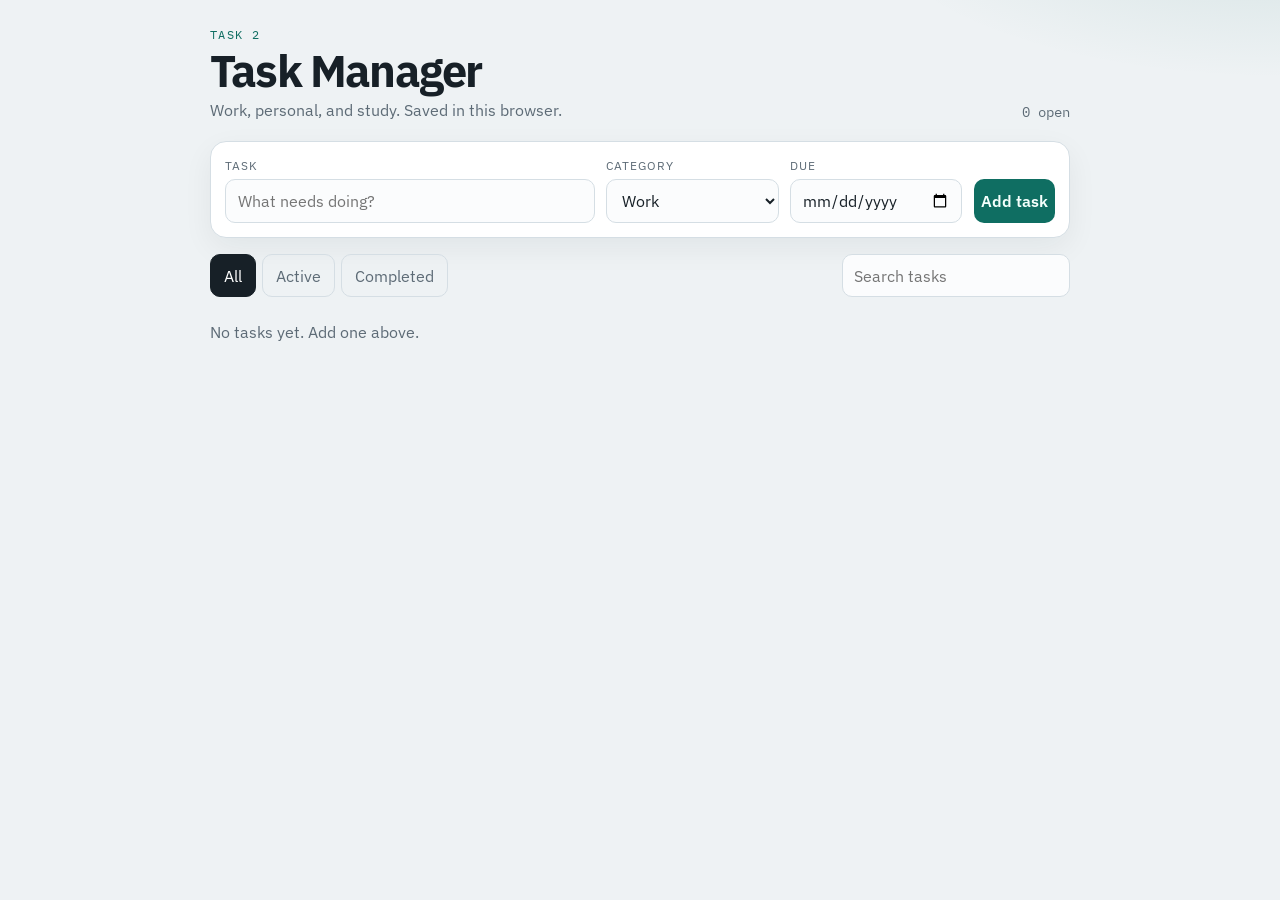
<file: Dynamic Task Manager & Productivity Tracker (CRUD)/index.html>
<!DOCTYPE html>
<html lang="en">
  <head>
    <meta charset="UTF-8" />
    <meta name="viewport" content="width=device-width, initial-scale=1.0" />
    <title>Task Manager — Dynamic Task Manager &amp; Productivity Tracker</title>
    <meta
      name="description"
      content="A responsive task manager with create, edit, delete, categories, due dates, filters, search, drag-and-drop order, and localStorage persistence."
    />
    <link rel="icon" href="assets/favicon.svg" type="image/svg+xml" />
    <link rel="preconnect" href="https://fonts.googleapis.com" />
    <link rel="preconnect" href="https://fonts.gstatic.com" crossorigin />
    <link
      href="https://fonts.googleapis.com/css2?family=IBM+Plex+Sans:wght@400;500;600&family=IBM+Plex+Mono:wght@400;500&display=swap"
      rel="stylesheet"
    />
    <link rel="stylesheet" href="css/styles.css" />
  </head>
  <body>
    <a class="skip" href="#task-list">Skip to tasks</a>
    <div class="app">
      <header class="top">
        <div>
          <p class="mark">Task 2</p>
          <h1>Task Manager</h1>
          <p class="sub">Work, personal, and study. Saved in this browser.</p>
        </div>
        <p class="count" id="count" aria-live="polite">0 open</p>
      </header>

      <form id="task-form" class="composer">
        <label class="title-field">
          <span>Task</span>
          <input id="title" name="title" type="text" maxlength="140" placeholder="What needs doing?" required />
        </label>
        <label>
          <span>Category</span>
          <select id="category" name="category">
            <option>Work</option>
            <option>Personal</option>
            <option>Study</option>
          </select>
        </label>
        <label>
          <span>Due</span>
          <input id="due" name="due" type="date" />
        </label>
        <button id="submit-btn" class="primary" type="submit">Add task</button>
        <button id="cancel-edit" class="ghost hidden" type="button">Cancel</button>
      </form>

      <div class="toolbar">
        <div class="filters" role="tablist" aria-label="Filter by status">
          <button type="button" class="chip is-on" data-filter="all">All</button>
          <button type="button" class="chip" data-filter="active">Active</button>
          <button type="button" class="chip" data-filter="completed">Completed</button>
        </div>
        <label class="search">
          <span class="visually-hidden">Search tasks</span>
          <input id="search" type="search" placeholder="Search tasks" />
        </label>
      </div>

      <p id="empty" class="empty">No tasks yet. Add one above.</p>
      <ul id="task-list" class="list" aria-label="Tasks"></ul>
    </div>
    <script src="js/app.js"></script>
  </body>
</html>
</file>
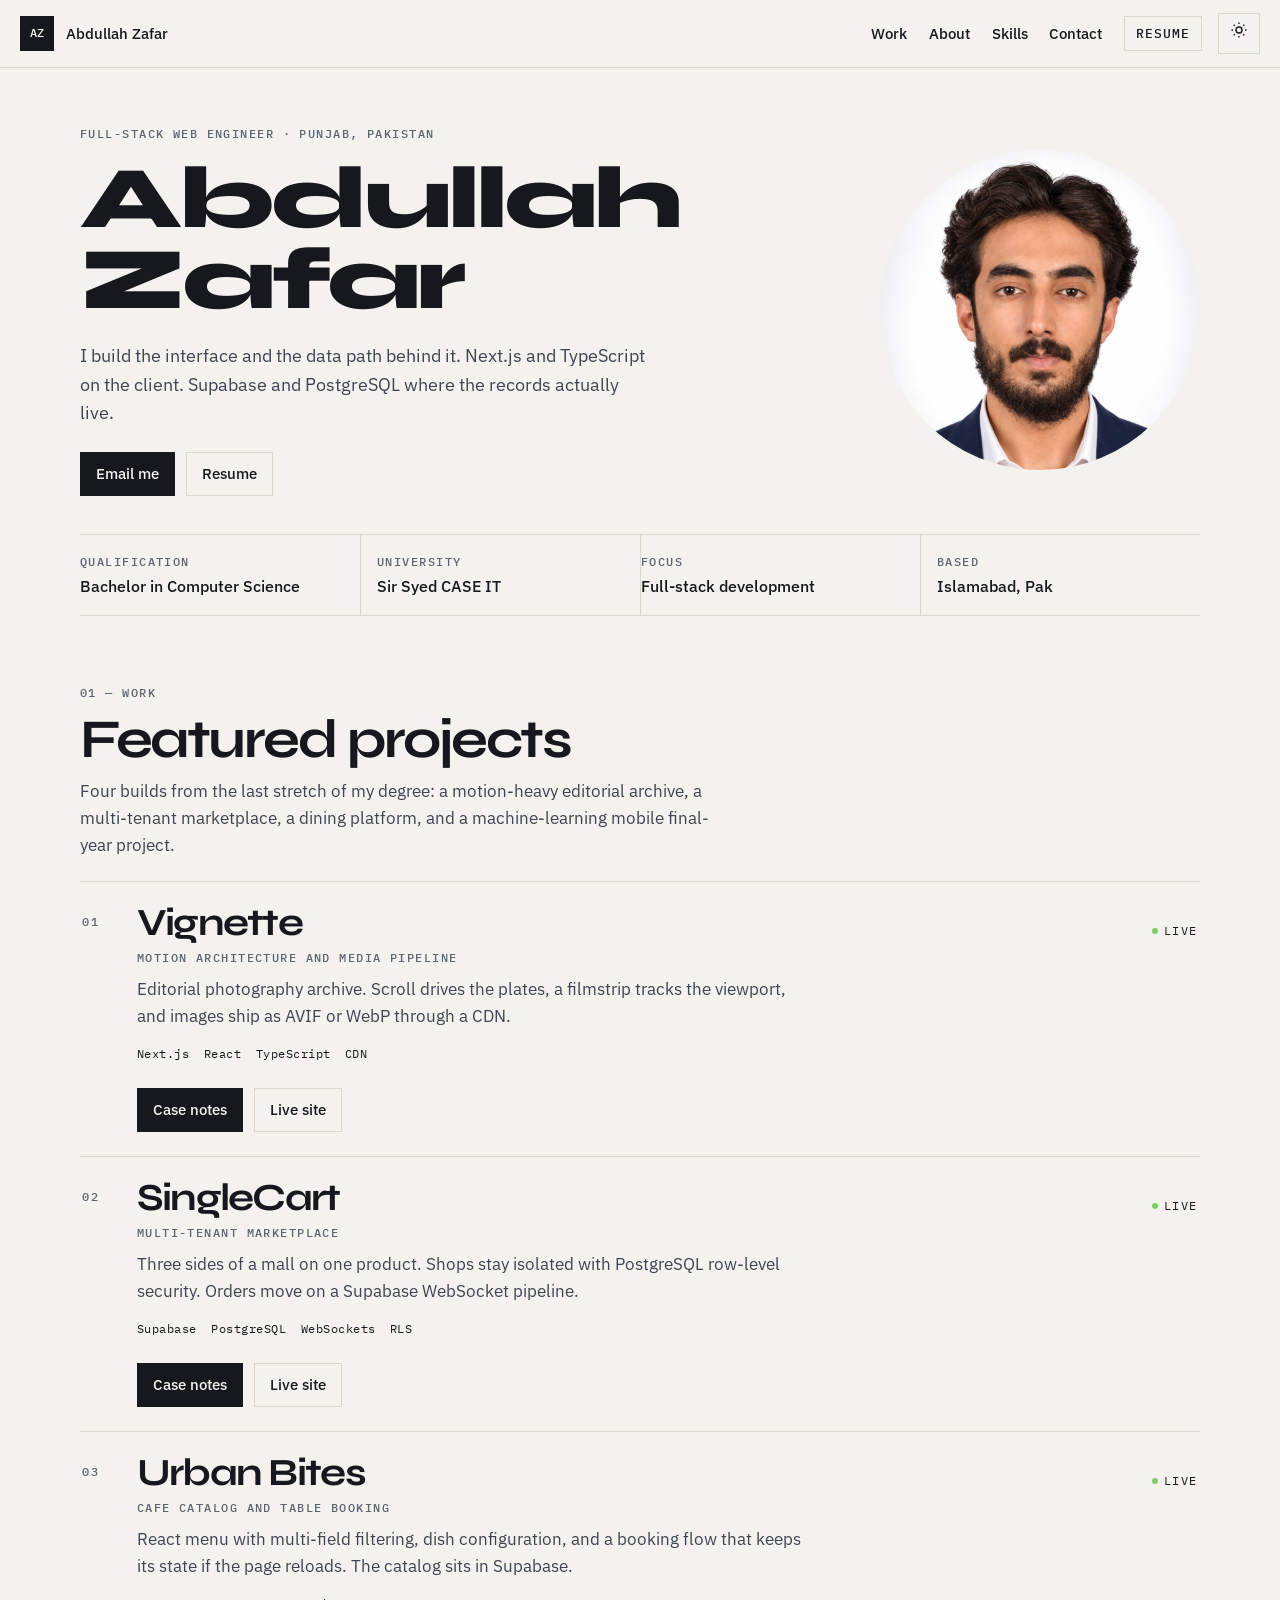
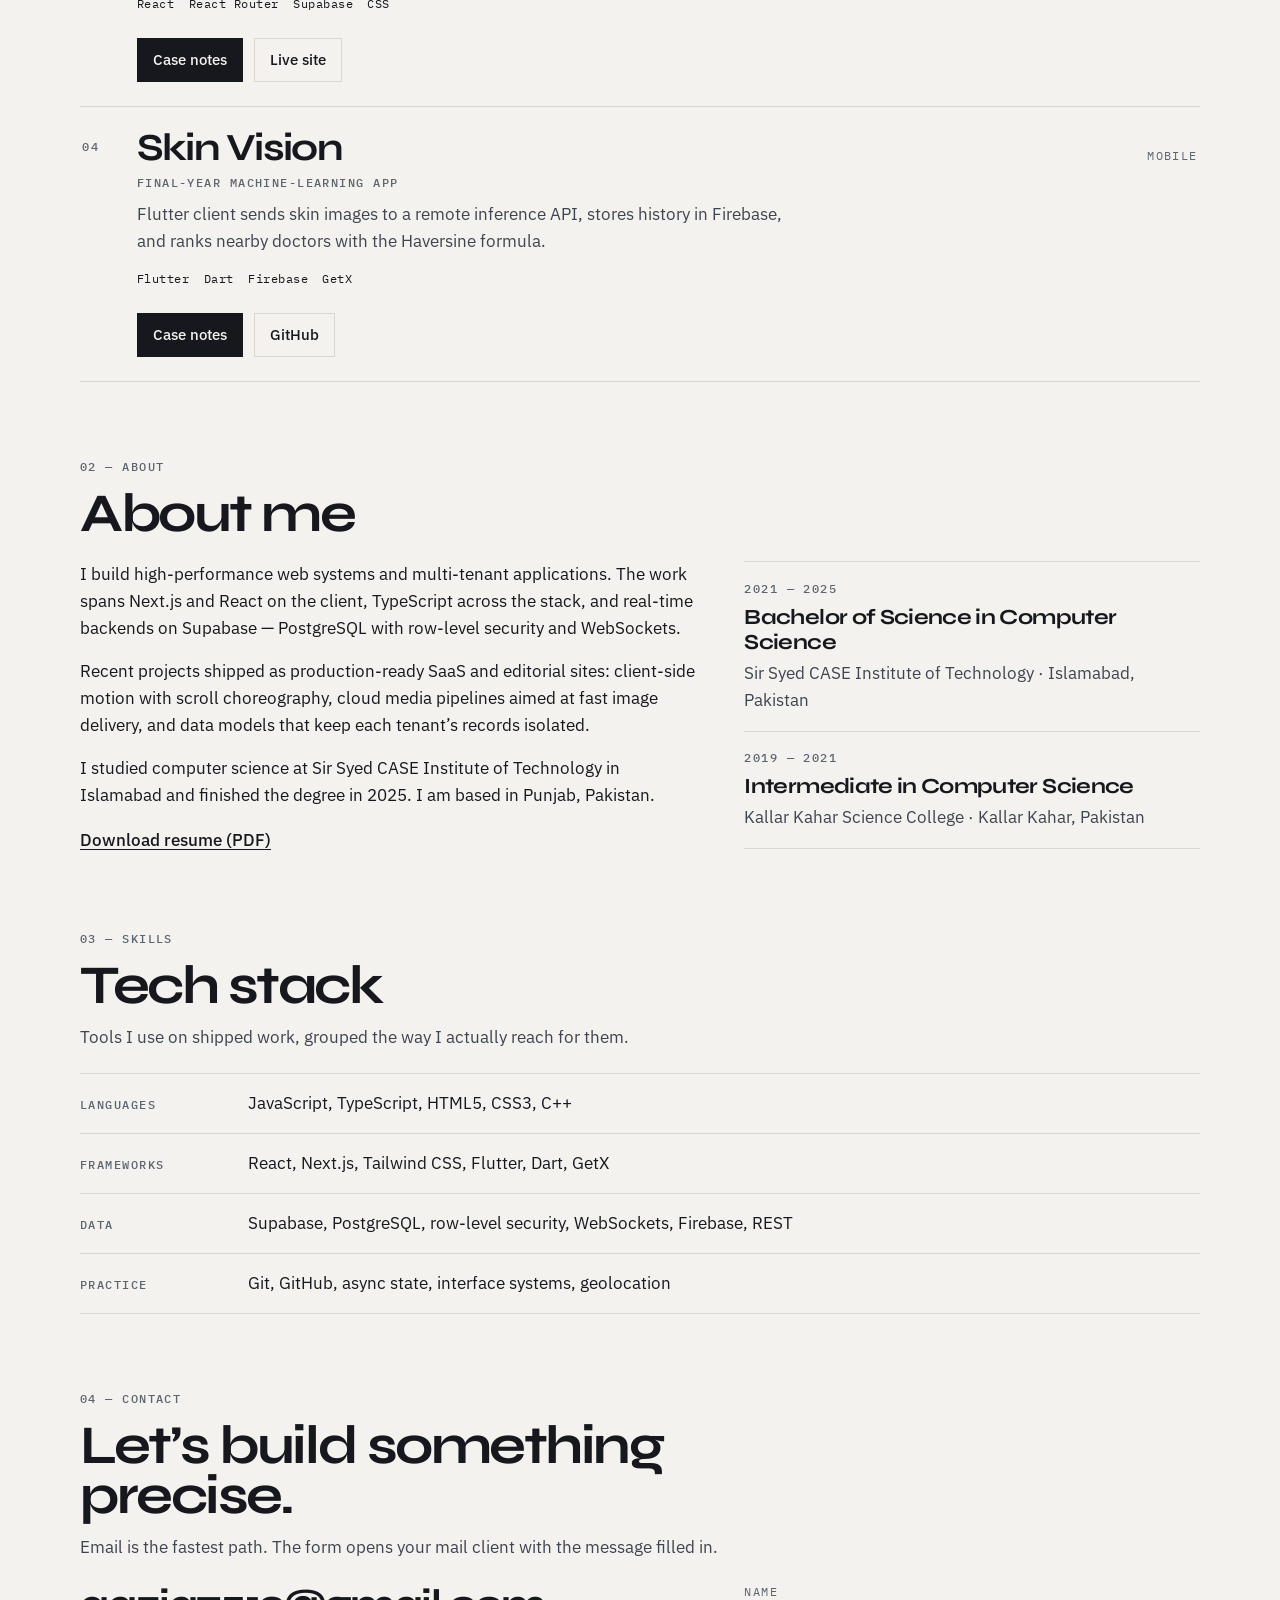
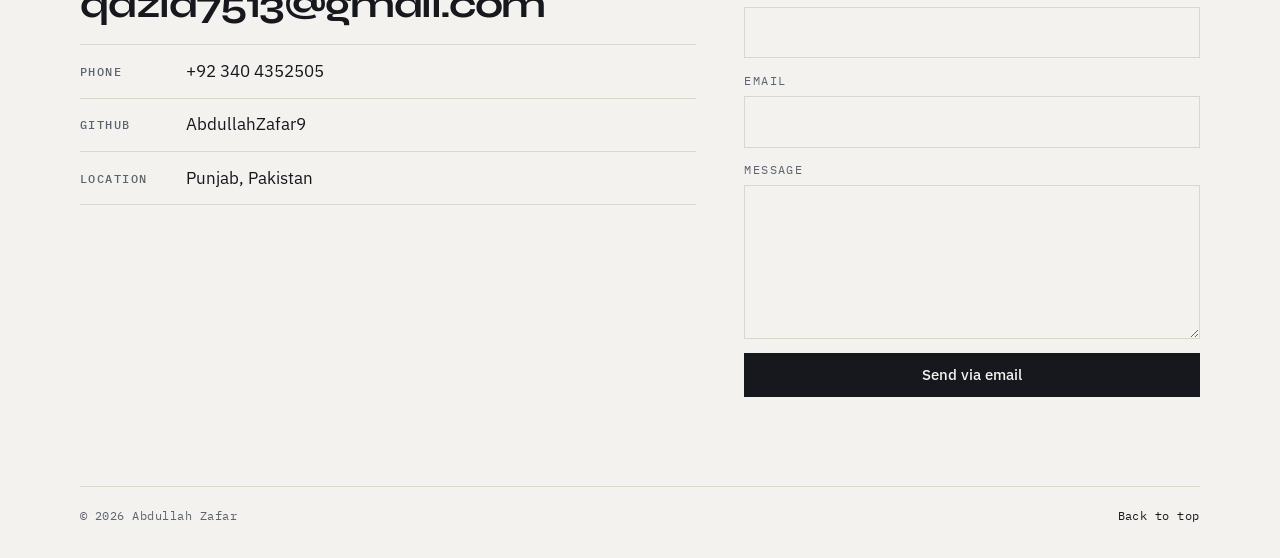
<file: Personal Developer Portfolio & Project Showcase/index.html>
<!DOCTYPE html>
<html lang="en">
  <head>
    <meta charset="UTF-8" />
    <meta name="viewport" content="width=device-width, initial-scale=1.0" />
    <title>Abdullah Zafar — Full-Stack Web Engineer</title>
    <meta
      name="description"
      content="Portfolio of Abdullah Zafar, a full-stack web engineer in Punjab, Pakistan. Next.js, React, TypeScript, and Supabase work including Vignette, SingleCart, Urban Bites, and Skin Vision."
    />
    <meta name="author" content="Abdullah Zafar" />
    <meta name="theme-color" content="#1b2838" />
    <meta property="og:title" content="Abdullah Zafar — Full-Stack Web Engineer" />
    <meta
      property="og:description"
      content="Technical projects, credentials, and contact for Abdullah Zafar. BSCS graduate building production web systems."
    />
    <meta property="og:type" content="website" />
    <meta property="og:image" content="assets/abdullah-zafar.jpg" />
    <link rel="icon" href="assets/favicon.svg" type="image/svg+xml" />
    <link rel="preconnect" href="https://fonts.googleapis.com" />
    <link rel="preconnect" href="https://fonts.gstatic.com" crossorigin />
    <link
      href="https://fonts.googleapis.com/css2?family=IBM+Plex+Mono:wght@400;500&family=IBM+Plex+Sans:ital,wght@0,400;0,500;0,600;1,400&family=Syne:wght@600;700;800&display=swap"
      rel="stylesheet"
    />
    <link rel="stylesheet" href="css/styles.css" />
    <script>
      (function () {
        var stored = localStorage.getItem("az-theme");
        var theme =
          stored ||
          (window.matchMedia("(prefers-color-scheme: light)").matches ? "light" : "dark");
        document.documentElement.setAttribute("data-theme", theme);
        var meta = document.querySelector('meta[name="theme-color"]');
        if (meta) meta.setAttribute("content", theme === "light" ? "#f3f2ee" : "#1b2838");
      })();
    </script>
    <script type="application/ld+json">
      {
        "@context": "https://schema.org",
        "@type": "Person",
        "name": "Abdullah Zafar",
        "jobTitle": "Full-Stack Web Engineer",
        "email": "mailto:qazia7513@gmail.com",
        "telephone": "+92-340-4352505",
        "address": {
          "@type": "PostalAddress",
          "addressRegion": "Punjab",
          "addressCountry": "PK"
        },
        "url": "https://github.com/AbdullahZafar9",
        "alumniOf": {
          "@type": "CollegeOrUniversity",
          "name": "Sir Syed CASE Institute of Technology"
        },
        "sameAs": ["https://github.com/AbdullahZafar9"]
      }
    </script>
  </head>
  <body id="top">
    <a class="skip-link" href="#main">Skip to content</a>

    <header class="site-header">
      <a class="brand" href="#top" aria-label="Abdullah Zafar, back to top">
        <span class="brand-mark">AZ</span>
        <span class="brand-name">Abdullah Zafar</span>
      </a>

      <div class="header-actions">
        <button
          id="theme-toggle"
          class="icon-btn"
          type="button"
          aria-pressed="true"
          aria-label="Switch to light theme"
        >
          <span class="icon-sun" aria-hidden="true">
            <svg viewBox="0 0 24 24" width="18" height="18" fill="none" stroke="currentColor" stroke-width="1.8">
              <circle cx="12" cy="12" r="4"></circle>
              <path d="M12 2v2M12 20v2M4.9 4.9l1.4 1.4M17.7 17.7l1.4 1.4M2 12h2M20 12h2M4.9 19.1l1.4-1.4M17.7 6.3l1.4-1.4"></path>
            </svg>
          </span>
          <span class="icon-moon" aria-hidden="true">
            <svg viewBox="0 0 24 24" width="18" height="18" fill="none" stroke="currentColor" stroke-width="1.8">
              <path d="M21 14.5A8.5 8.5 0 1 1 9.5 3 7 7 0 0 0 21 14.5z"></path>
            </svg>
          </span>
        </button>
        <button
          id="menu-toggle"
          class="icon-btn menu-toggle"
          type="button"
          aria-expanded="false"
          aria-controls="site-nav"
          aria-label="Open menu"
        >
          <span class="burger" aria-hidden="true"></span>
        </button>
      </div>

      <nav id="site-nav" class="site-nav" aria-label="Primary">
        <a href="#work">Work</a>
        <a href="#about">About</a>
        <a href="#skills">Skills</a>
        <a href="#contact">Contact</a>
        <a class="nav-cv" href="assets/Abdullah-Zafar-CV.pdf" download>Resume</a>
      </nav>
    </header>

    <main id="main">
      <section class="hero" aria-labelledby="hero-title">
        <div class="hero-copy">
          <p class="eyebrow">Full-stack web engineer · Punjab, Pakistan</p>
          <h1 id="hero-title">Abdullah<br />Zafar</h1>
          <p class="lede">
            I build the interface and the data path behind it. Next.js and TypeScript on the client.
            Supabase and PostgreSQL where the records actually live.
          </p>
          <div class="hero-actions">
            <a class="btn btn-primary" href="#contact">Email me</a>
            <a class="btn btn-ghost" href="assets/Abdullah-Zafar-CV.pdf" download>Resume</a>
          </div>
        </div>
        <figure class="portrait">
          <img
            src="assets/abdullah-zafar.jpg"
            alt="Portrait of Abdullah Zafar"
            width="1024"
            height="1024"
          />
        </figure>
        <dl class="spec">
          <div>
            <dt>Qualification</dt>
            <dd>Bachelor in Computer Science</dd>
          </div>
          <div>
            <dt>University</dt>
            <dd>Sir Syed CASE IT</dd>
          </div>
          <div>
            <dt>Focus</dt>
            <dd>Full-stack development</dd>
          </div>
          <div>
            <dt>Based</dt>
            <dd>Islamabad, Pak</dd>
          </div>
        </dl>
      </section>

      <section id="work" class="section" aria-labelledby="work-title">
        <div class="section-head">
          <p class="index">01 — Work</p>
          <h2 id="work-title">Featured projects</h2>
          <p>
            Four builds from the last stretch of my degree: a motion-heavy editorial archive, a
            multi-tenant marketplace, a dining platform, and a machine-learning mobile final-year project.
          </p>
        </div>
        <div class="project-list">
          <article class="project">
            <p class="num">01</p>
            <div class="project-body">
              <div class="project-top">
                <h3>Vignette</h3>
                <span class="status status-live">Live</span>
              </div>
              <p class="project-kicker">Motion architecture and media pipeline</p>
              <p>
                Editorial photography archive. Scroll drives the plates, a filmstrip tracks the
                viewport, and images ship as AVIF or WebP through a CDN.
              </p>
              <ul class="tags">
                <li>Next.js</li>
                <li>React</li>
                <li>TypeScript</li>
                <li>CDN</li>
              </ul>
              <div class="project-actions">
                <button type="button" class="btn btn-primary" data-open-project="vignette">Case notes</button>
                <a class="btn btn-ghost" href="https://vignette-archive.vercel.app/" target="_blank" rel="noopener noreferrer">Live site</a>
              </div>
            </div>
          </article>

          <article class="project">
            <p class="num">02</p>
            <div class="project-body">
              <div class="project-top">
                <h3>SingleCart</h3>
                <span class="status status-live">Live</span>
              </div>
              <p class="project-kicker">Multi-tenant marketplace</p>
              <p>
                Three sides of a mall on one product. Shops stay isolated with PostgreSQL row-level
                security. Orders move on a Supabase WebSocket pipeline.
              </p>
              <ul class="tags">
                <li>Supabase</li>
                <li>PostgreSQL</li>
                <li>WebSockets</li>
                <li>RLS</li>
              </ul>
              <div class="project-actions">
                <button type="button" class="btn btn-primary" data-open-project="singlecart">Case notes</button>
                <a class="btn btn-ghost" href="https://singlecart.vercel.app/" target="_blank" rel="noopener noreferrer">Live site</a>
              </div>
            </div>
          </article>

          <article class="project">
            <p class="num">03</p>
            <div class="project-body">
              <div class="project-top">
                <h3>Urban Bites</h3>
                <span class="status status-live">Live</span>
              </div>
              <p class="project-kicker">Cafe catalog and table booking</p>
              <p>
                React menu with multi-field filtering, dish configuration, and a booking flow that
                keeps its state if the page reloads. The catalog sits in Supabase.
              </p>
              <ul class="tags">
                <li>React</li>
                <li>React Router</li>
                <li>Supabase</li>
                <li>CSS</li>
              </ul>
              <div class="project-actions">
                <button type="button" class="btn btn-primary" data-open-project="urban">Case notes</button>
                <a class="btn btn-ghost" href="https://urbanbites-app.vercel.app/" target="_blank" rel="noopener noreferrer">Live site</a>
              </div>
            </div>
          </article>

          <article class="project">
            <p class="num">04</p>
            <div class="project-body">
              <div class="project-top">
                <h3>Skin Vision</h3>
                <span class="status">Mobile</span>
              </div>
              <p class="project-kicker">Final-year machine-learning app</p>
              <p>
                Flutter client sends skin images to a remote inference API, stores history in
                Firebase, and ranks nearby doctors with the Haversine formula.
              </p>
              <ul class="tags">
                <li>Flutter</li>
                <li>Dart</li>
                <li>Firebase</li>
                <li>GetX</li>
              </ul>
              <div class="project-actions">
                <button type="button" class="btn btn-primary" data-open-project="skin">Case notes</button>
                <a class="btn btn-ghost" href="https://github.com/AbdullahZafar9" target="_blank" rel="noopener noreferrer">GitHub</a>
              </div>
            </div>
          </article>
        </div>
      </section>

      <section id="about" class="section" aria-labelledby="about-title">
        <div class="section-head">
          <p class="index">02 — About</p>
          <h2 id="about-title">About me</h2>
        </div>
        <div class="about-layout">
          <div class="about-copy">
            <p>
              I build high-performance web systems and multi-tenant applications. The work spans
              Next.js and React on the client, TypeScript across the stack, and real-time backends
              on Supabase — PostgreSQL with row-level security and WebSockets.
            </p>
            <p>
              Recent projects shipped as production-ready SaaS and editorial sites: client-side
              motion with scroll choreography, cloud media pipelines aimed at fast image delivery,
              and data models that keep each tenant’s records isolated.
            </p>
            <p>
              I studied computer science at Sir Syed CASE Institute of Technology in Islamabad and
              finished the degree in 2025. I am based in Punjab, Pakistan.
            </p>
            <a class="text-link" href="assets/Abdullah-Zafar-CV.pdf" download>Download resume (PDF)</a>
          </div>
          <ol class="timeline">
            <li>
              <p class="when">2021 — 2025</p>
              <h3>Bachelor of Science in Computer Science</h3>
              <p>Sir Syed CASE Institute of Technology · Islamabad, Pakistan</p>
            </li>
            <li>
              <p class="when">2019 — 2021</p>
              <h3>Intermediate in Computer Science</h3>
              <p>Kallar Kahar Science College · Kallar Kahar, Pakistan</p>
            </li>
          </ol>
        </div>
      </section>

      <section id="skills" class="section" aria-labelledby="skills-title">
        <div class="section-head">
          <p class="index">03 — Skills</p>
          <h2 id="skills-title">Tech stack</h2>
          <p>Tools I use on shipped work, grouped the way I actually reach for them.</p>
        </div>
        <dl class="stack">
          <div>
            <dt>Languages</dt>
            <dd>JavaScript, TypeScript, HTML5, CSS3, C++</dd>
          </div>
          <div>
            <dt>Frameworks</dt>
            <dd>React, Next.js, Tailwind CSS, Flutter, Dart, GetX</dd>
          </div>
          <div>
            <dt>Data</dt>
            <dd>Supabase, PostgreSQL, row-level security, WebSockets, Firebase, REST</dd>
          </div>
          <div>
            <dt>Practice</dt>
            <dd>Git, GitHub, async state, interface systems, geolocation</dd>
          </div>
        </dl>
      </section>

      <section id="contact" class="section" aria-labelledby="contact-title">
        <div class="section-head">
          <p class="index">04 — Contact</p>
          <h2 id="contact-title">Let’s build something precise.</h2>
          <p>Email is the fastest path. The form opens your mail client with the message filled in.</p>
        </div>
        <div class="contact-layout">
          <address class="contact-card">
            <a class="contact-email" href="mailto:qazia7513@gmail.com">qazia7513@gmail.com</a>
            <ul class="contact-list">
              <li><span>Phone</span><a href="tel:+923404352505">+92 340 4352505</a></li>
              <li><span>GitHub</span><a href="https://github.com/AbdullahZafar9" target="_blank" rel="noopener noreferrer">AbdullahZafar9</a></li>
              <li><span>Location</span><span>Punjab, Pakistan</span></li>
            </ul>
          </address>
          <form id="contact-form" class="contact-form">
            <label>
              Name
              <input type="text" name="name" autocomplete="name" required maxlength="80" />
            </label>
            <label>
              Email
              <input type="email" name="email" autocomplete="email" required maxlength="120" />
            </label>
            <label>
              Message
              <textarea name="message" rows="5" required maxlength="2000"></textarea>
            </label>
            <button class="btn btn-primary" type="submit">Send via email</button>
            <p id="form-status" class="form-status" role="status"></p>
          </form>
        </div>
      </section>
    </main>

    <footer class="site-footer">
      <p>© 2026 Abdullah Zafar</p>
      <a href="#top">Back to top</a>
    </footer>

    <dialog id="project-dialog" aria-labelledby="dialog-title">
      <div class="dialog-panel">
        <button type="button" class="icon-btn dialog-close" data-close aria-label="Close case notes">
          <svg viewBox="0 0 24 24" width="18" height="18" fill="none" stroke="currentColor" stroke-width="1.8" aria-hidden="true">
            <path d="M6 6l12 12M18 6L6 18"></path>
          </svg>
        </button>
        <div id="dialog-content"></div>
      </div>
    </dialog>

    <template id="tpl-vignette">
      <p class="dialog-kicker">01 · Next.js · React · TypeScript</p>
      <h2 id="dialog-title">Vignette</h2>
      <p class="dialog-sub">Technical motion architecture &amp; media optimization</p>
      <p>
        Vignette is an editorial archive for photography and visual studies. Plates move with the
        scroll: vertical studies glide toward the margins, a horizontal filmstrip tracks the
        viewport, and a deep-zoom sequence walks into grain and atmosphere.
      </p>
      <p>
        I engineered the front end in Next.js, React, and TypeScript, including the scroll-driven
        choreography and virtual inertia. Images are delivered through a cloud CDN pipeline that
        negotiates AVIF and WebP so the archive stays sharp without shipping oversized masters.
      </p>
      <p><a class="btn btn-primary" href="https://vignette-archive.vercel.app/" target="_blank" rel="noopener noreferrer">Open live archive</a></p>
    </template>

    <template id="tpl-singlecart">
      <p class="dialog-kicker">02 · Supabase · PostgreSQL · WebSockets</p>
      <h2 id="dialog-title">SingleCart</h2>
      <p class="dialog-sub">Multi-tenant SaaS marketplace</p>
      <p>
        SingleCart is a three-sided marketplace: shoppers, boutique storefronts, and fulfillment
        share one product. A visitor can pick items from fashion, skincare, and tech shops and
        check out through a single cross-store cart.
      </p>
      <p>
        Orders move on a live pipeline. Supabase WebSockets drive the fulfillment stepper so status
        changes show up without a refresh. Each tenant’s data is isolated with PostgreSQL row-level
        security, so a store only reads and writes its own records.
      </p>
      <p><a class="btn btn-primary" href="https://singlecart.vercel.app/" target="_blank" rel="noopener noreferrer">Open live mall</a></p>
    </template>

    <template id="tpl-urban">
      <p class="dialog-kicker">03 · React · React Router · Supabase</p>
      <h2 id="dialog-title">Urban Bites</h2>
      <p class="dialog-sub">Dynamic cafe &amp; dining platform</p>
      <p>
        Urban Bites is a cafe and kitchen site: espresso, bakes, and savory plates, with a menu
        that can change without a redeploy. Supabase holds the catalog. Filtering runs across
        several fields so a guest can narrow the board quickly.
      </p>
      <p>
        The interface is React with React Router and CSS variables for theme and spacing. Guests
        configure dishes and book a table; booking state persists locally so a refresh does not
        wipe the request.
      </p>
      <p><a class="btn btn-primary" href="https://urbanbites-app.vercel.app/" target="_blank" rel="noopener noreferrer">Open live cafe</a></p>
    </template>

    <template id="tpl-skin">
      <p class="dialog-kicker">04 · Flutter · Firebase · Final-year project</p>
      <h2 id="dialog-title">Skin Vision</h2>
      <p class="dialog-sub">ML-powered mobile application</p>
      <p>
        Skin Vision is my final-year project: a cross-platform mobile app built with Flutter, Dart,
        and GetX. The client sends images through an asynchronous multipart HTTP layer to a remote
        inference endpoint and keeps the result with the user’s history.
      </p>
      <p>
        Firebase handles authentication and the multi-role data model. Sensitive payloads are
        protected with AES and client-side hashing. A doctor-discovery screen uses the geolocator
        APIs and the Haversine formula to rank nearby clinics.
      </p>
      <p>This build ships as a mobile app, so there is no public web demo.</p>
    </template>

    <script src="js/main.js"></script>
  </body>
</html>
</file>
<file: Dynamic Task Manager & Productivity Tracker (CRUD)/css/styles.css>
:root {
  --bg: #eef2f4;
  --card: #ffffff;
  --ink: #172027;
  --muted: #5d6b76;
  --line: #d5dee4;
  --accent: #0f6e62;
  --accent-ink: #f4fffc;
  --work: #0f6e62;
  --personal: #9a4d12;
  --study: #1d4e89;
  --danger: #9f2d2d;
  --shadow: 0 10px 30px rgba(23, 32, 39, 0.06);
}

* { box-sizing: border-box; }

body {
  margin: 0;
  min-height: 100vh;
  background:
    radial-gradient(700px 280px at 100% -10%, rgba(15, 110, 98, 0.12), transparent 60%),
    var(--bg);
  color: var(--ink);
  font-family: "IBM Plex Sans", "Segoe UI", sans-serif;
  line-height: 1.5;
}

button, input, select { font: inherit; color: inherit; }

.skip {
  position: absolute;
  left: 1rem;
  top: -3rem;
  background: var(--accent);
  color: var(--accent-ink);
  padding: 0.4rem 0.7rem;
}

.skip:focus { top: 0.6rem; }

.app {
  width: min(860px, calc(100% - 1.5rem));
  margin: 0 auto;
  padding: 1.6rem 0 3rem;
}

.top {
  display: flex;
  justify-content: space-between;
  gap: 1rem;
  align-items: flex-end;
  margin-bottom: 1.2rem;
}

.mark {
  margin: 0 0 0.25rem;
  font-family: "IBM Plex Mono", ui-monospace, monospace;
  font-size: 0.75rem;
  letter-spacing: 0.12em;
  text-transform: uppercase;
  color: var(--accent);
}

h1 {
  margin: 0;
  font-size: clamp(2rem, 5vw, 2.8rem);
  letter-spacing: -0.04em;
  line-height: 1;
}

.sub, .count { margin: 0.35rem 0 0; color: var(--muted); }

.count {
  font-family: "IBM Plex Mono", ui-monospace, monospace;
  font-size: 0.85rem;
  white-space: nowrap;
}

.composer {
  display: grid;
  gap: 0.7rem;
  padding: 0.9rem;
  background: var(--card);
  border: 1px solid var(--line);
  border-radius: 16px;
  box-shadow: var(--shadow);
}

label { display: grid; gap: 0.3rem; }

label span {
  font-size: 0.75rem;
  letter-spacing: 0.08em;
  text-transform: uppercase;
  color: var(--muted);
}

input, select {
  width: 100%;
  min-height: 2.7rem;
  padding: 0.45rem 0.7rem;
  border: 1px solid var(--line);
  border-radius: 10px;
  background: #fbfcfd;
}

input:focus, select:focus, button:focus-visible {
  outline: 2px solid var(--accent);
  outline-offset: 2px;
}

.primary, .ghost, .icon-btn, .chip {
  border: 1px solid transparent;
  border-radius: 10px;
  cursor: pointer;
  min-height: 2.7rem;
}

.primary {
  background: var(--accent);
  color: var(--accent-ink);
  font-weight: 600;
}

.ghost {
  background: transparent;
  border-color: var(--line);
}

.toolbar {
  display: flex;
  flex-wrap: wrap;
  gap: 0.7rem;
  align-items: center;
  justify-content: space-between;
  margin: 1rem 0 0.6rem;
}

.filters { display: flex; gap: 0.4rem; }

.chip {
  padding: 0 0.8rem;
  background: transparent;
  border-color: var(--line);
  color: var(--muted);
}

.chip.is-on {
  background: var(--ink);
  color: white;
  border-color: var(--ink);
}

.search input { min-width: min(100%, 220px); }

.empty {
  margin: 1.4rem 0;
  color: var(--muted);
}

.hidden { display: none !important; }

.visually-hidden {
  position: absolute;
  width: 1px;
  height: 1px;
  padding: 0;
  margin: -1px;
  overflow: hidden;
  clip: rect(0, 0, 0, 0);
  border: 0;
}

.list {
  list-style: none;
  margin: 0;
  padding: 0;
  display: grid;
  gap: 0.55rem;
}

.task {
  display: grid;
  grid-template-columns: auto auto minmax(0, 1fr) auto;
  gap: 0.75rem;
  align-items: center;
  padding: 0.8rem 0.85rem;
  background: var(--card);
  border: 1px solid var(--line);
  border-radius: 14px;
  box-shadow: var(--shadow);
  transition: opacity 0.25s ease, transform 0.25s ease, background 0.25s ease;
}

.task.done {
  background: #f7faf8;
}

.task.done .task-title {
  color: var(--muted);
  text-decoration: line-through;
  text-decoration-thickness: 1px;
}

.task.leaving {
  opacity: 0;
  transform: translateX(12px);
}

.task.dragging {
  opacity: 0.45;
}

.handle {
  width: 1.6rem;
  text-align: center;
  color: #8b98a3;
  cursor: grab;
  font-size: 1rem;
  user-select: none;
}

.check {
  width: 1.25rem;
  height: 1.25rem;
  margin-top: 0.15rem;
  accent-color: var(--accent);
}

.task-main { min-width: 0; }

.task-title {
  margin: 0;
  font-weight: 600;
  overflow-wrap: anywhere;
  transition: color 0.25s ease;
}

.meta {
  display: flex;
  flex-wrap: wrap;
  gap: 0.45rem 0.7rem;
  margin-top: 0.25rem;
  color: var(--muted);
  font-size: 0.85rem;
}

.cat {
  font-family: "IBM Plex Mono", ui-monospace, monospace;
  font-size: 0.72rem;
  letter-spacing: 0.06em;
  text-transform: uppercase;
}

.cat.work { color: var(--work); }
.cat.personal { color: var(--personal); }
.cat.study { color: var(--study); }

.due.late { color: var(--danger); font-weight: 600; }

.actions { display: flex; gap: 0.35rem; }

.icon-btn {
  min-width: 2.5rem;
  padding: 0 0.55rem;
  background: #f4f7f8;
  border-color: var(--line);
  font-size: 0.82rem;
}

.icon-btn.danger { color: var(--danger); }

@media (min-width: 760px) {
  .composer {
    grid-template-columns: 1.5fr 0.7fr 0.7fr auto;
    align-items: end;
  }

  .composer .primary,
  .composer .ghost { margin-bottom: 0; }

  #cancel-edit { grid-column: 1 / -1; justify-self: start; min-width: 8rem; }
}

@media (max-width: 640px) {
  .task { grid-template-columns: auto auto minmax(0, 1fr); }
  .actions { grid-column: 3; justify-self: start; }
  .top { align-items: flex-start; flex-direction: column; }
}

@media (prefers-reduced-motion: reduce) {
  .task, .task-title { transition: none; }
}
</file>
<file: Personal Developer Portfolio & Project Showcase/css/styles.css>
:root {
  --bg: #1b2838;
  --elev: #243447;
  --text: #f4f7fa;
  --muted: #c9d4e0;
  --faint: #9eb0c4;
  --line: #3d5470;
  --accent: #e4f56a;
  --accent-ink: #16180c;
  --header: 4.25rem;
  color-scheme: dark;
}

html[data-theme="light"] {
  --bg: #f3f2ee;
  --elev: #fffcf7;
  --text: #16181d;
  --muted: #3e4450;
  --faint: #5c6470;
  --line: #d9d6ce;
  --accent: #16181d;
  --accent-ink: #f3f2ee;
  color-scheme: light;
}

*,
*::before,
*::after {
  box-sizing: border-box;
}

html {
  scroll-behavior: smooth;
  scroll-padding-top: 5.5rem;
}

body {
  margin: 0;
  min-height: 100vh;
  overflow-x: hidden;
  background: var(--bg);
  color: var(--text);
  font-family: "IBM Plex Sans", "Segoe UI", sans-serif;
  font-size: 1.05rem;
  line-height: 1.6;
}

body.nav-open {
  overflow: hidden;
}

img {
  max-width: 100%;
  display: block;
}

a {
  color: inherit;
}

button,
input,
textarea {
  font: inherit;
  color: inherit;
}

h1,
h2,
h3 {
  margin: 0;
  font-family: Syne, "Segoe UI", sans-serif;
  font-weight: 700;
  letter-spacing: -0.045em;
  line-height: 0.92;
}

p {
  margin: 0;
}

.skip-link {
  position: absolute;
  left: 1rem;
  top: -4rem;
  z-index: 50;
  padding: 0.55rem 0.8rem;
  background: var(--accent);
  color: var(--accent-ink);
}

.skip-link:focus {
  top: 0.75rem;
}

.site-header {
  position: sticky;
  top: 0;
  z-index: 30;
  display: flex;
  align-items: center;
  gap: 1rem;
  min-height: var(--header);
  padding: 0.7rem 1.25rem;
  background: var(--bg);
  border-bottom: 1px solid var(--line);
}

.brand {
  position: relative;
  z-index: 32;
  display: flex;
  align-items: center;
  gap: 0.7rem;
  text-decoration: none;
}

.brand-mark {
  display: grid;
  place-items: center;
  width: 2.15rem;
  height: 2.15rem;
  background: var(--text);
  color: var(--bg);
  font-family: "IBM Plex Mono", ui-monospace, monospace;
  font-size: 0.72rem;
  font-weight: 500;
  letter-spacing: 0.04em;
}

.brand-name {
  font-size: 0.95rem;
  font-weight: 500;
}

.header-actions {
  position: relative;
  z-index: 32;
  display: flex;
  align-items: center;
  gap: 0.4rem;
  margin-left: auto;
}

.icon-btn {
  display: grid;
  place-items: center;
  width: 2.6rem;
  height: 2.6rem;
  border: 1px solid var(--line);
  background: transparent;
  cursor: pointer;
}

.icon-btn:hover {
  border-color: var(--text);
}

html[data-theme="dark"] .icon-sun,
html[data-theme="light"] .icon-moon {
  display: none;
}

.menu-toggle .burger,
.menu-toggle .burger::before,
.menu-toggle .burger::after {
  display: block;
  width: 1rem;
  height: 1.5px;
  background: currentColor;
  position: relative;
}

.menu-toggle .burger::before,
.menu-toggle .burger::after {
  content: "";
  position: absolute;
  left: 0;
}

.menu-toggle .burger::before {
  top: -5px;
}

.menu-toggle .burger::after {
  top: 5px;
}

.menu-toggle[aria-expanded="true"] .burger {
  background: transparent;
}

.menu-toggle[aria-expanded="true"] .burger::before {
  top: 0;
  transform: rotate(45deg);
}

.menu-toggle[aria-expanded="true"] .burger::after {
  top: 0;
  transform: rotate(-45deg);
}

.site-nav {
  display: none;
}

@media (max-width: 759px) {
  .site-nav.is-open {
    position: fixed;
    inset: 0;
    z-index: 31;
    display: flex;
    flex-direction: column;
    justify-content: center;
    gap: 0.35rem;
    padding: 5.5rem 1.75rem 2rem;
    background: var(--bg);
  }
}

.site-nav a {
  text-decoration: none;
  font-family: Syne, sans-serif;
  font-size: clamp(2.2rem, 8vw, 3.2rem);
  letter-spacing: -0.04em;
}

.site-nav a:hover {
  color: var(--accent);
}

html[data-theme="light"] .site-nav a:hover {
  color: var(--text);
  text-decoration: underline;
  text-underline-offset: 0.15em;
}

.nav-cv {
  margin-top: 1rem;
  font-family: "IBM Plex Mono", ui-monospace, monospace !important;
  font-size: 0.82rem !important;
  letter-spacing: 0.12em !important;
  text-transform: uppercase;
}

main {
  width: min(1120px, calc(100% - 2.4rem));
  margin: 0 auto;
}

.hero {
  display: grid;
  gap: 2rem;
  padding: 2.4rem 0 0;
}

.eyebrow,
.index,
.project-kicker,
.dialog-kicker,
.when,
.num,
.spec dt,
.stack dt,
.contact-list span:first-child {
  font-family: "IBM Plex Mono", ui-monospace, monospace;
  font-size: 0.75rem;
  font-weight: 500;
  letter-spacing: 0.12em;
  text-transform: uppercase;
}

.eyebrow {
  margin-bottom: 1rem;
  color: var(--faint);
}

h1 {
  font-size: clamp(3.3rem, 7vw, 5.5rem);
  font-weight: 800;
}

.lede {
  max-width: 36rem;
  margin-top: 1.3rem;
  color: var(--muted);
  font-size: 1.12rem;
}

.hero-actions,
.project-actions {
  display: flex;
  flex-wrap: wrap;
  gap: 0.65rem;
  margin-top: 1.5rem;
}

.btn {
  display: inline-flex;
  align-items: center;
  justify-content: center;
  min-height: 2.75rem;
  padding: 0.55rem 0.95rem;
  border: 1px solid transparent;
  background: transparent;
  text-decoration: none;
  cursor: pointer;
  font-size: 0.92rem;
  font-weight: 500;
}

.btn-primary {
  background: var(--accent);
  color: var(--accent-ink);
}

.btn-ghost {
  border-color: var(--line);
}

.btn:hover {
  transform: translateY(-1px);
}

.portrait {
  margin: 0;
}

.portrait img {
  width: 100%;
  height: auto;
  max-width: 320px;
  aspect-ratio: 1;
  object-fit: cover;
  object-position: center 18%;
  border-radius: 50%;
}

.spec {
  display: grid;
  grid-template-columns: 1fr 1fr;
  margin: 0.4rem 0 0;
  border-top: 1px solid var(--line);
  border-bottom: 1px solid var(--line);
}

.spec div {
  padding: 0.95rem 0.2rem 1rem;
}

.spec div:nth-child(odd) {
  padding-right: 0.8rem;
}

.spec dt {
  color: var(--faint);
}

.spec dd {
  margin: 0.3rem 0 0;
  font-size: 1rem;
  font-weight: 500;
  line-height: 1.35;
}

.section {
  padding: 4.2rem 0 0.5rem;
  scroll-margin-top: calc(var(--header) + 0.6rem);
}

.section-head {
  display: grid;
  gap: 0.8rem;
  max-width: 40rem;
  margin-bottom: 1.4rem;
}

.section-head h2 {
  font-size: clamp(2.3rem, 5vw, 3.4rem);
}

.index {
  color: var(--faint);
}

.section-head p:last-child {
  color: var(--muted);
}

.project-list {
  border-top: 1px solid var(--line);
}

.project {
  display: grid;
  grid-template-columns: 2.6rem 1fr;
  gap: 0.4rem 0.8rem;
  padding: 1.45rem 0.15rem 1.5rem;
  border-bottom: 1px solid var(--line);
}

.project:hover {
  background: color-mix(in srgb, var(--elev) 70%, transparent);
}

.num {
  margin-top: 0.4rem;
  color: var(--faint);
}

.project-top {
  display: flex;
  align-items: baseline;
  justify-content: space-between;
  gap: 1rem;
}

.project h3 {
  font-size: clamp(1.8rem, 4vw, 2.4rem);
}

.project-kicker {
  margin: 0.45rem 0 0.55rem;
  color: var(--faint);
}

.project-body > p:last-of-type {
  max-width: 42rem;
  color: var(--muted);
}

.tags {
  display: flex;
  flex-wrap: wrap;
  gap: 0.35rem 0.9rem;
  margin: 0.9rem 0 0;
  padding: 0;
  list-style: none;
  color: var(--text);
  font-family: "IBM Plex Mono", ui-monospace, monospace;
  font-size: 0.78rem;
  letter-spacing: 0.04em;
}

.status {
  color: var(--faint);
  font-family: "IBM Plex Mono", ui-monospace, monospace;
  font-size: 0.72rem;
  letter-spacing: 0.12em;
  text-transform: uppercase;
  white-space: nowrap;
}

.status-live {
  color: var(--text);
}

.status-live::before {
  content: "";
  display: inline-block;
  width: 0.42rem;
  height: 0.42rem;
  margin-right: 0.35rem;
  border-radius: 50%;
  background: #7dce6a;
  transform: translateY(-1px);
}

.about-layout,
.contact-layout {
  display: grid;
  gap: 1.4rem;
}

.about-copy p + p {
  margin-top: 1rem;
}

.text-link {
  display: inline-block;
  margin-top: 1.15rem;
  font-weight: 500;
  text-underline-offset: 0.18em;
}

.timeline {
  list-style: none;
  margin: 0;
  padding: 0;
  border-top: 1px solid var(--line);
}

.timeline li {
  padding: 1.05rem 0;
  border-bottom: 1px solid var(--line);
}

.when {
  margin-bottom: 0.4rem;
  color: var(--faint);
}

.timeline h3 {
  margin-bottom: 0.35rem;
  font-size: 1.35rem;
  line-height: 1.15;
  letter-spacing: -0.03em;
}

.timeline p:last-child {
  color: var(--muted);
}

.stack {
  margin: 0;
  border-top: 1px solid var(--line);
}

.stack div {
  display: grid;
  gap: 0.25rem;
  padding: 1rem 0;
  border-bottom: 1px solid var(--line);
}

.stack dt {
  color: var(--faint);
}

.stack dd {
  margin: 0;
  font-size: 1.05rem;
}

.contact-card,
.contact-form {
  padding: 0;
}

.contact-card {
  font-style: normal;
}

.contact-email {
  display: inline-block;
  font-family: Syne, sans-serif;
  font-size: clamp(1.7rem, 4vw, 2.5rem);
  font-weight: 700;
  letter-spacing: -0.04em;
  line-height: 1.05;
  text-decoration: none;
  overflow-wrap: anywhere;
}

.contact-email:hover {
  text-decoration: underline;
  text-underline-offset: 0.12em;
}

.contact-list {
  list-style: none;
  margin: 1.2rem 0 0;
  padding: 0;
  border-top: 1px solid var(--line);
}

.contact-list li {
  display: grid;
  grid-template-columns: 6rem 1fr;
  gap: 0.6rem;
  padding: 0.8rem 0;
  border-bottom: 1px solid var(--line);
}

.contact-list span:first-child {
  color: var(--faint);
  align-self: center;
}

.contact-list a {
  text-decoration: none;
}

.contact-list a:hover {
  text-decoration: underline;
  text-underline-offset: 0.15em;
}

.contact-form {
  display: grid;
  gap: 0.85rem;
}

.contact-form label {
  display: grid;
  gap: 0.35rem;
  color: var(--faint);
  font-family: "IBM Plex Mono", ui-monospace, monospace;
  font-size: 0.72rem;
  letter-spacing: 0.12em;
  text-transform: uppercase;
}

.contact-form input,
.contact-form textarea {
  width: 100%;
  padding: 0.75rem 0.8rem;
  border: 1px solid var(--line);
  border-radius: 0;
  background: transparent;
  letter-spacing: 0;
  text-transform: none;
  font-family: "IBM Plex Sans", sans-serif;
  font-size: 1rem;
}

.contact-form input:focus,
.contact-form textarea:focus,
.btn:focus-visible,
.icon-btn:focus-visible,
a:focus-visible {
  outline: 2px solid var(--accent);
  outline-offset: 3px;
}

html[data-theme="light"] .btn:focus-visible,
html[data-theme="light"] a:focus-visible,
html[data-theme="light"] .icon-btn:focus-visible,
html[data-theme="light"] .contact-form input:focus,
html[data-theme="light"] .contact-form textarea:focus {
  outline-color: #16181d;
}

.form-status {
  min-height: 1.2rem;
  color: var(--muted);
  font-size: 0.92rem;
}

.site-footer {
  display: flex;
  justify-content: space-between;
  gap: 1rem;
  width: min(1120px, calc(100% - 2.4rem));
  margin: 3rem auto 0;
  padding: 1.2rem 0 2rem;
  border-top: 1px solid var(--line);
  color: var(--faint);
  font-family: "IBM Plex Mono", ui-monospace, monospace;
  font-size: 0.78rem;
  letter-spacing: 0.04em;
}

.site-footer a {
  color: var(--text);
  text-decoration: none;
}

dialog {
  width: min(640px, calc(100% - 1.5rem));
  max-height: min(85vh, 740px);
  margin: auto;
  padding: 0;
  border: 1px solid var(--line);
  background: var(--elev);
  color: var(--text);
  overflow: auto;
}

dialog::backdrop {
  background: rgba(8, 9, 11, 0.72);
}

.dialog-panel {
  position: relative;
  padding: 1.5rem 1.25rem 1.35rem;
}

.dialog-close {
  position: absolute;
  top: 0.85rem;
  right: 0.85rem;
  background: var(--elev);
}

.dialog-panel h2 {
  margin: 0.15rem 2.4rem 0 0;
  font-size: clamp(2.2rem, 6vw, 3.2rem);
}

.dialog-kicker {
  color: var(--faint);
}

.dialog-sub {
  margin: 0.7rem 0 1rem;
  color: var(--muted);
}

.dialog-panel p + p {
  margin-top: 0.85rem;
}

.dialog-panel .btn {
  margin-top: 0.5rem;
}

@media (min-width: 760px) {
  .menu-toggle {
    display: none;
  }

  .header-actions {
    order: 3;
    margin-left: 0;
  }

  .site-nav {
    display: flex;
    align-items: center;
    order: 2;
    gap: 1.35rem;
    margin-left: auto;
  }

  .site-nav a {
    font-family: "IBM Plex Sans", sans-serif;
    font-size: 0.95rem;
    font-weight: 500;
    letter-spacing: 0;
  }

  .nav-cv {
    margin-top: 0;
    padding: 0.4rem 0.7rem;
    border: 1px solid var(--line);
    letter-spacing: 0.08em !important;
  }

  .hero {
    grid-template-columns: minmax(0, 1.4fr) minmax(220px, 320px);
    align-items: center;
    column-gap: 3.5rem;
    padding-top: 3.5rem;
  }

  .spec {
    grid-column: 1 / -1;
    grid-template-columns: repeat(4, 1fr);
  }

  .spec div,
  .spec div:nth-child(odd) {
    padding: 1.05rem 1rem 1.1rem 0;
  }

  .spec div + div {
    padding-left: 1rem;
    border-left: 1px solid var(--line);
  }

  .portrait {
    justify-self: end;
  }

  .portrait img {
    margin-left: auto;
  }

  .about-layout,
  .contact-layout {
    grid-template-columns: 1.15fr 0.85fr;
    gap: 3rem;
    align-items: start;
  }

  .stack div {
    grid-template-columns: 9rem 1fr;
    align-items: baseline;
    gap: 1.5rem;
  }
}

@media (max-width: 520px) {
  .brand-name {
    display: none;
  }

  .contact-list li {
    grid-template-columns: 1fr;
    gap: 0.15rem;
  }
}

@media (prefers-reduced-motion: reduce) {
  html {
    scroll-behavior: auto;
  }

  *,
  *::before,
  *::after {
    animation: none !important;
    transition: none !important;
  }
}
</file>
